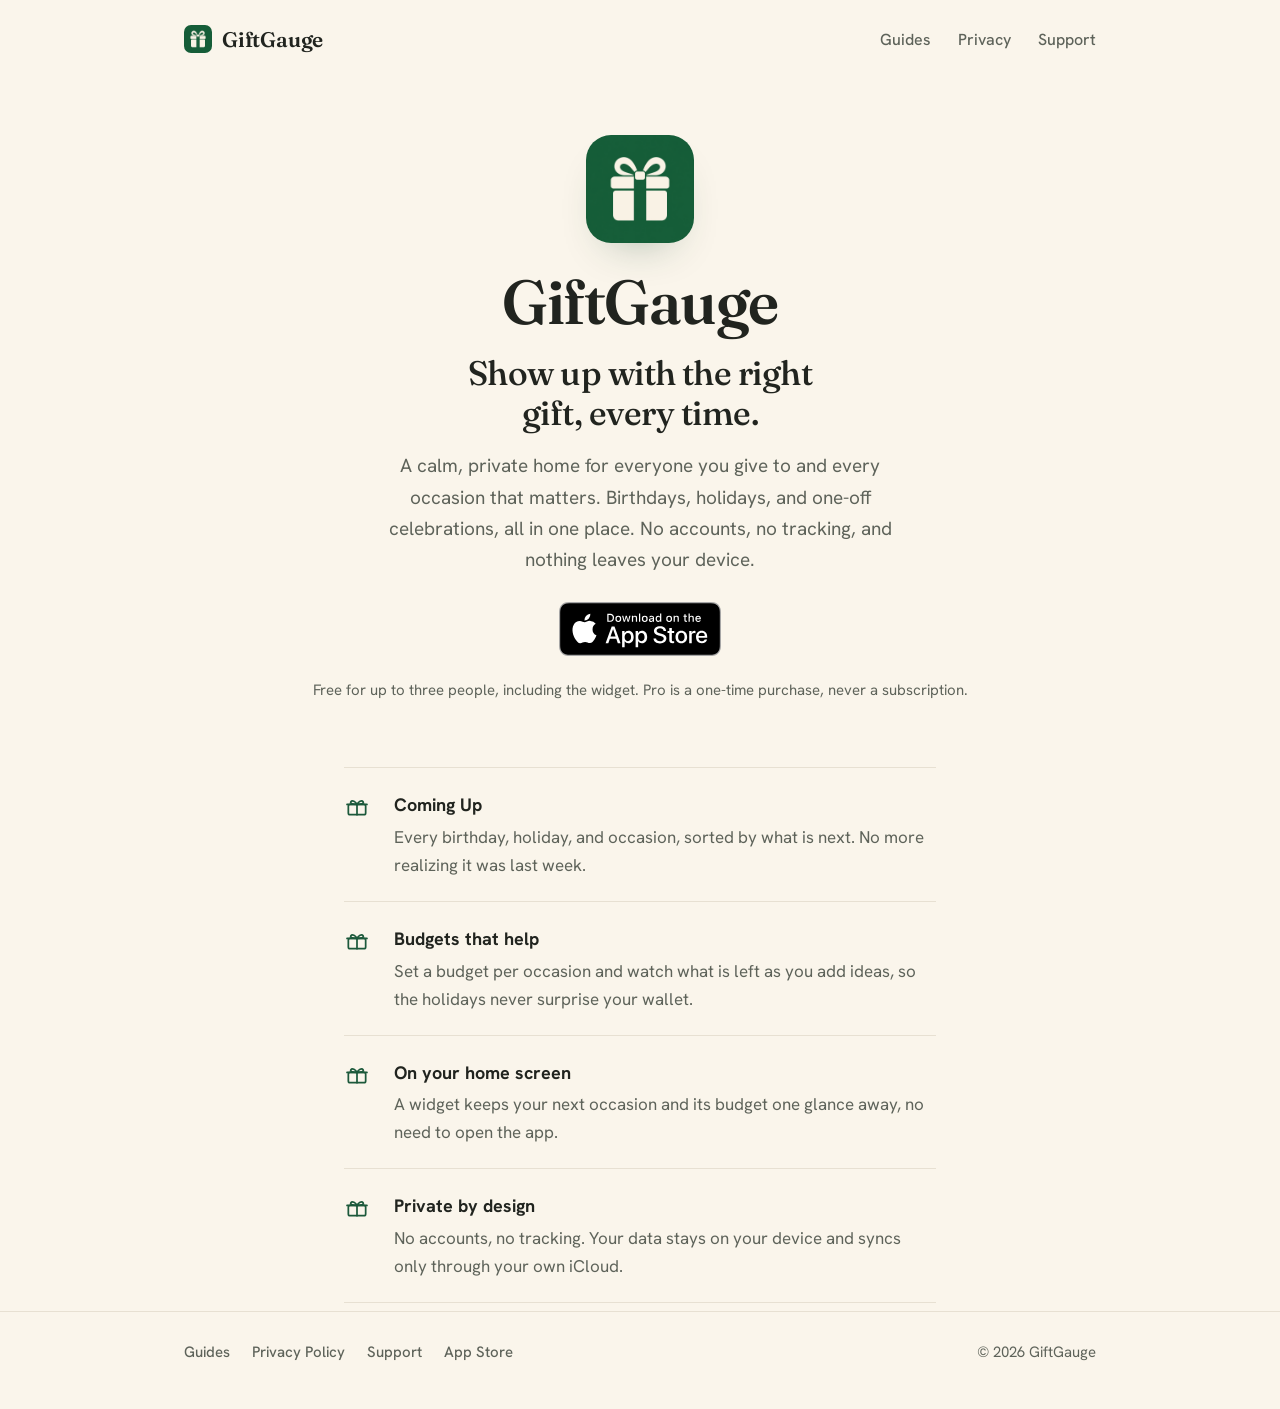
<file: index.html>
<!DOCTYPE html>
<html lang="en">
<head>
<meta charset="utf-8">
<meta name="viewport" content="width=device-width, initial-scale=1">
<title>GiftGauge</title>
<meta name="description" content="Show up with the right gift, every time. Track the people, occasions, and budgets you give to, all private to you.">
<link rel="icon" href="/icon.png">
<link rel="apple-touch-icon" href="/icon.png">
<link rel="stylesheet" href="/styles.css">
</head>
<body>
  <header class="topbar">
    <a class="brand" href="/"><img src="/icon.png" alt="">GiftGauge</a>
    <nav>
      <a href="/christmas-gift-tracker">Guides</a>
      <a href="/privacy">Privacy</a>
      <a href="/support">Support</a>
    </nav>
  </header>

  <main>
    <section class="hero">
      <img class="app-icon reveal d1" src="/icon.png" alt="GiftGauge app icon">
      <h1 class="wordmark reveal d2">GiftGauge</h1>
      <p class="promise reveal d3">Show up with the right gift, every time.</p>
      <p class="subtag reveal d4">A calm, private home for everyone you give to and every occasion that matters. Birthdays, holidays, and one-off celebrations, all in one place. No accounts, no tracking, and nothing leaves your device.</p>
      <a class="cta reveal d4" href="https://apps.apple.com/us/app/giftgauge-gift-list-budget/id6810361274"><img src="/app-store-badge.svg" alt="Download on the App Store" width="162" height="54"></a>
      <span class="cta-note reveal d4">Free for up to three people, including the widget. Pro is a one-time purchase, never a subscription.</span>
    </section>

    <ul class="features">
      <li>
        <svg viewBox="0 0 24 24" fill="none" stroke="currentColor" stroke-width="1.6" stroke-linecap="round" stroke-linejoin="round" aria-hidden="true">
          <rect x="4" y="10.5" width="16" height="9.5" rx="1.6"/>
          <path d="M2.8 10.5h18.4M12 10.5V20"/>
          <path d="M12 10.5C10.7 8 7.6 6.2 6.4 8s1.9 2.5 5.6 2.5z"/>
          <path d="M12 10.5C13.3 8 16.4 6.2 17.6 8s-1.9 2.5-5.6 2.5z"/>
        </svg>
        <div>
          <h3>Coming Up</h3>
          <p>Every birthday, holiday, and occasion, sorted by what is next. No more realizing it was last week.</p>
        </div>
      </li>
      <li>
        <svg viewBox="0 0 24 24" fill="none" stroke="currentColor" stroke-width="1.6" stroke-linecap="round" stroke-linejoin="round" aria-hidden="true">
          <rect x="4" y="10.5" width="16" height="9.5" rx="1.6"/>
          <path d="M2.8 10.5h18.4M12 10.5V20"/>
          <path d="M12 10.5C10.7 8 7.6 6.2 6.4 8s1.9 2.5 5.6 2.5z"/>
          <path d="M12 10.5C13.3 8 16.4 6.2 17.6 8s-1.9 2.5-5.6 2.5z"/>
        </svg>
        <div>
          <h3>Budgets that help</h3>
          <p>Set a budget per occasion and watch what is left as you add ideas, so the holidays never surprise your wallet.</p>
        </div>
      </li>
      <li>
        <svg viewBox="0 0 24 24" fill="none" stroke="currentColor" stroke-width="1.6" stroke-linecap="round" stroke-linejoin="round" aria-hidden="true">
          <rect x="4" y="10.5" width="16" height="9.5" rx="1.6"/>
          <path d="M2.8 10.5h18.4M12 10.5V20"/>
          <path d="M12 10.5C10.7 8 7.6 6.2 6.4 8s1.9 2.5 5.6 2.5z"/>
          <path d="M12 10.5C13.3 8 16.4 6.2 17.6 8s-1.9 2.5-5.6 2.5z"/>
        </svg>
        <div>
          <h3>On your home screen</h3>
          <p>A widget keeps your next occasion and its budget one glance away, no need to open the app.</p>
        </div>
      </li>
      <li>
        <svg viewBox="0 0 24 24" fill="none" stroke="currentColor" stroke-width="1.6" stroke-linecap="round" stroke-linejoin="round" aria-hidden="true">
          <rect x="4" y="10.5" width="16" height="9.5" rx="1.6"/>
          <path d="M2.8 10.5h18.4M12 10.5V20"/>
          <path d="M12 10.5C10.7 8 7.6 6.2 6.4 8s1.9 2.5 5.6 2.5z"/>
          <path d="M12 10.5C13.3 8 16.4 6.2 17.6 8s-1.9 2.5-5.6 2.5z"/>
        </svg>
        <div>
          <h3>Private by design</h3>
          <p>No accounts, no tracking. Your data stays on your device and syncs only through your own iCloud.</p>
        </div>
      </li>
    </ul>
  </main>

  <footer class="site-footer">
    <div class="inner">
      <a href="/christmas-gift-tracker">Guides</a>
      <a href="/privacy">Privacy Policy</a>
      <a href="/support">Support</a>
      <a href="https://apps.apple.com/us/app/giftgauge-gift-list-budget/id6810361274">App Store</a>
      <span class="copyright">&copy; 2026 GiftGauge</span>
    </div>
  </footer>
</body>
</html>
</file>
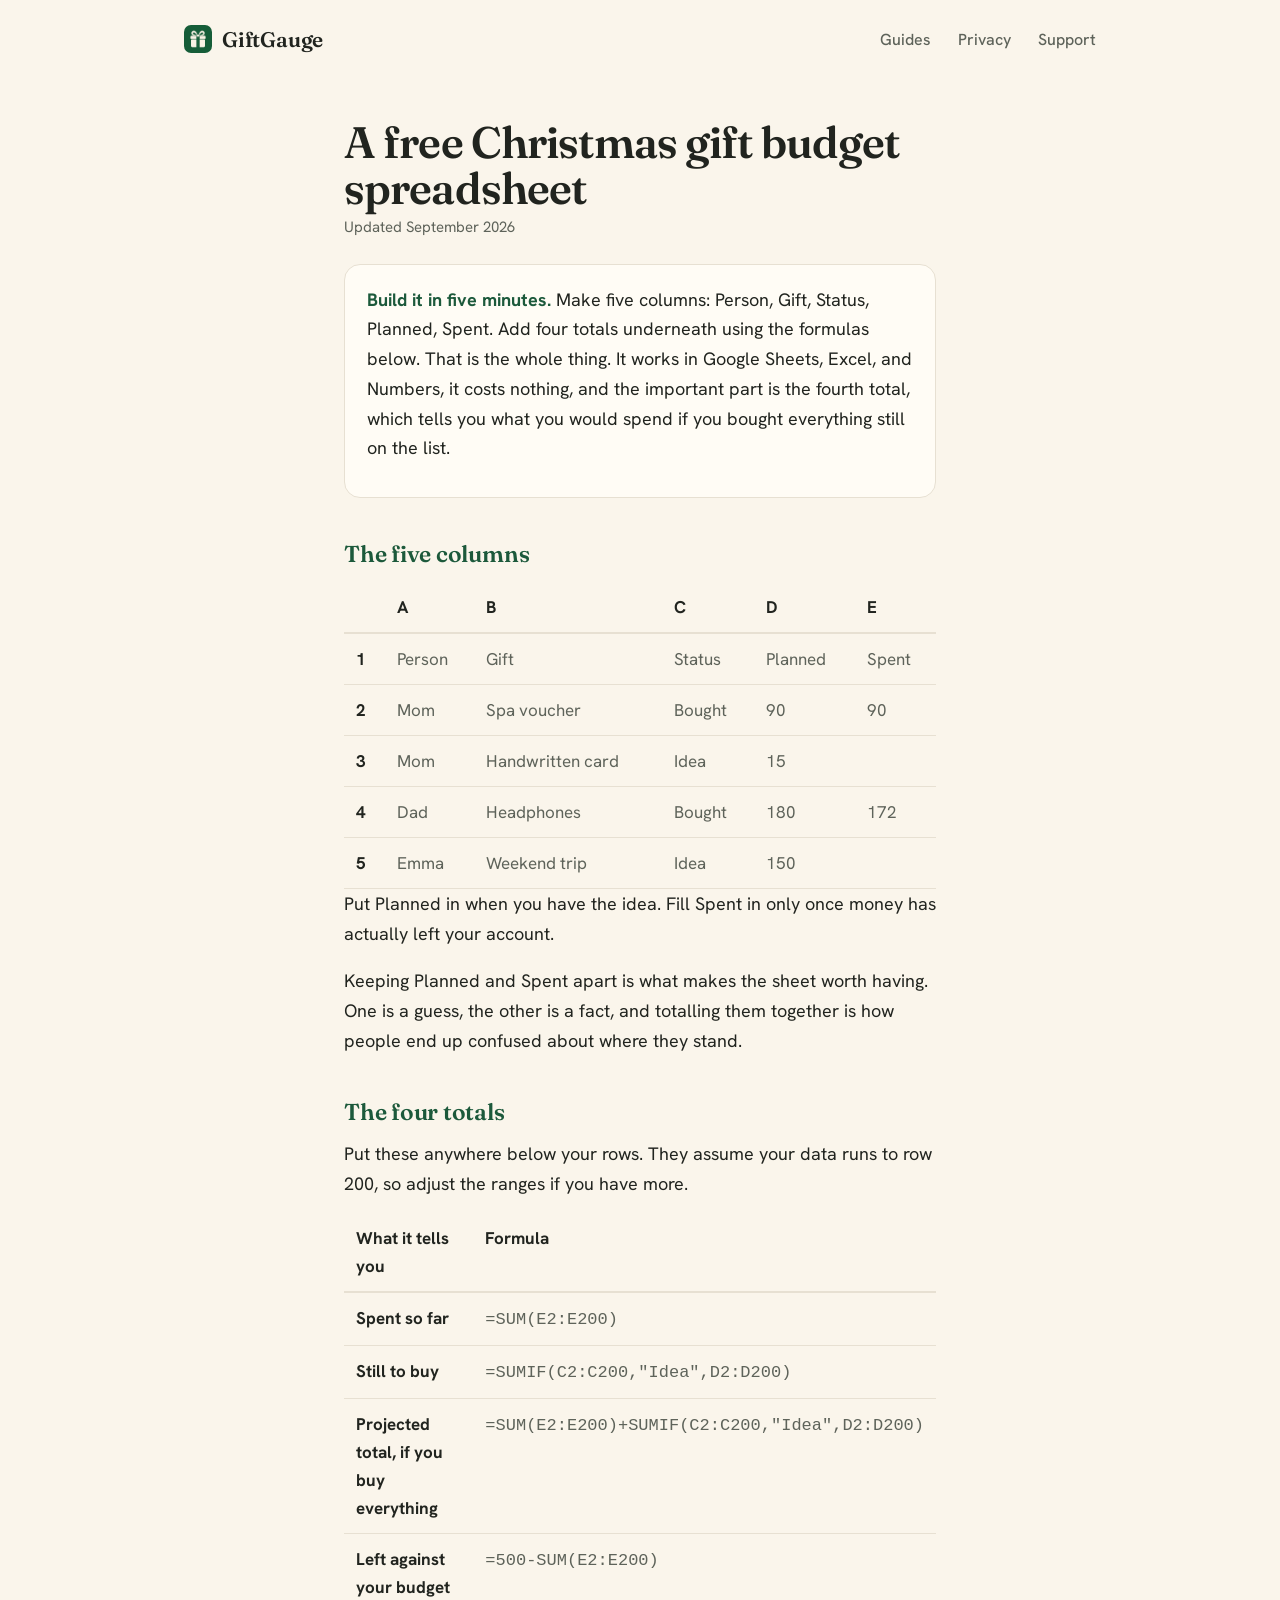
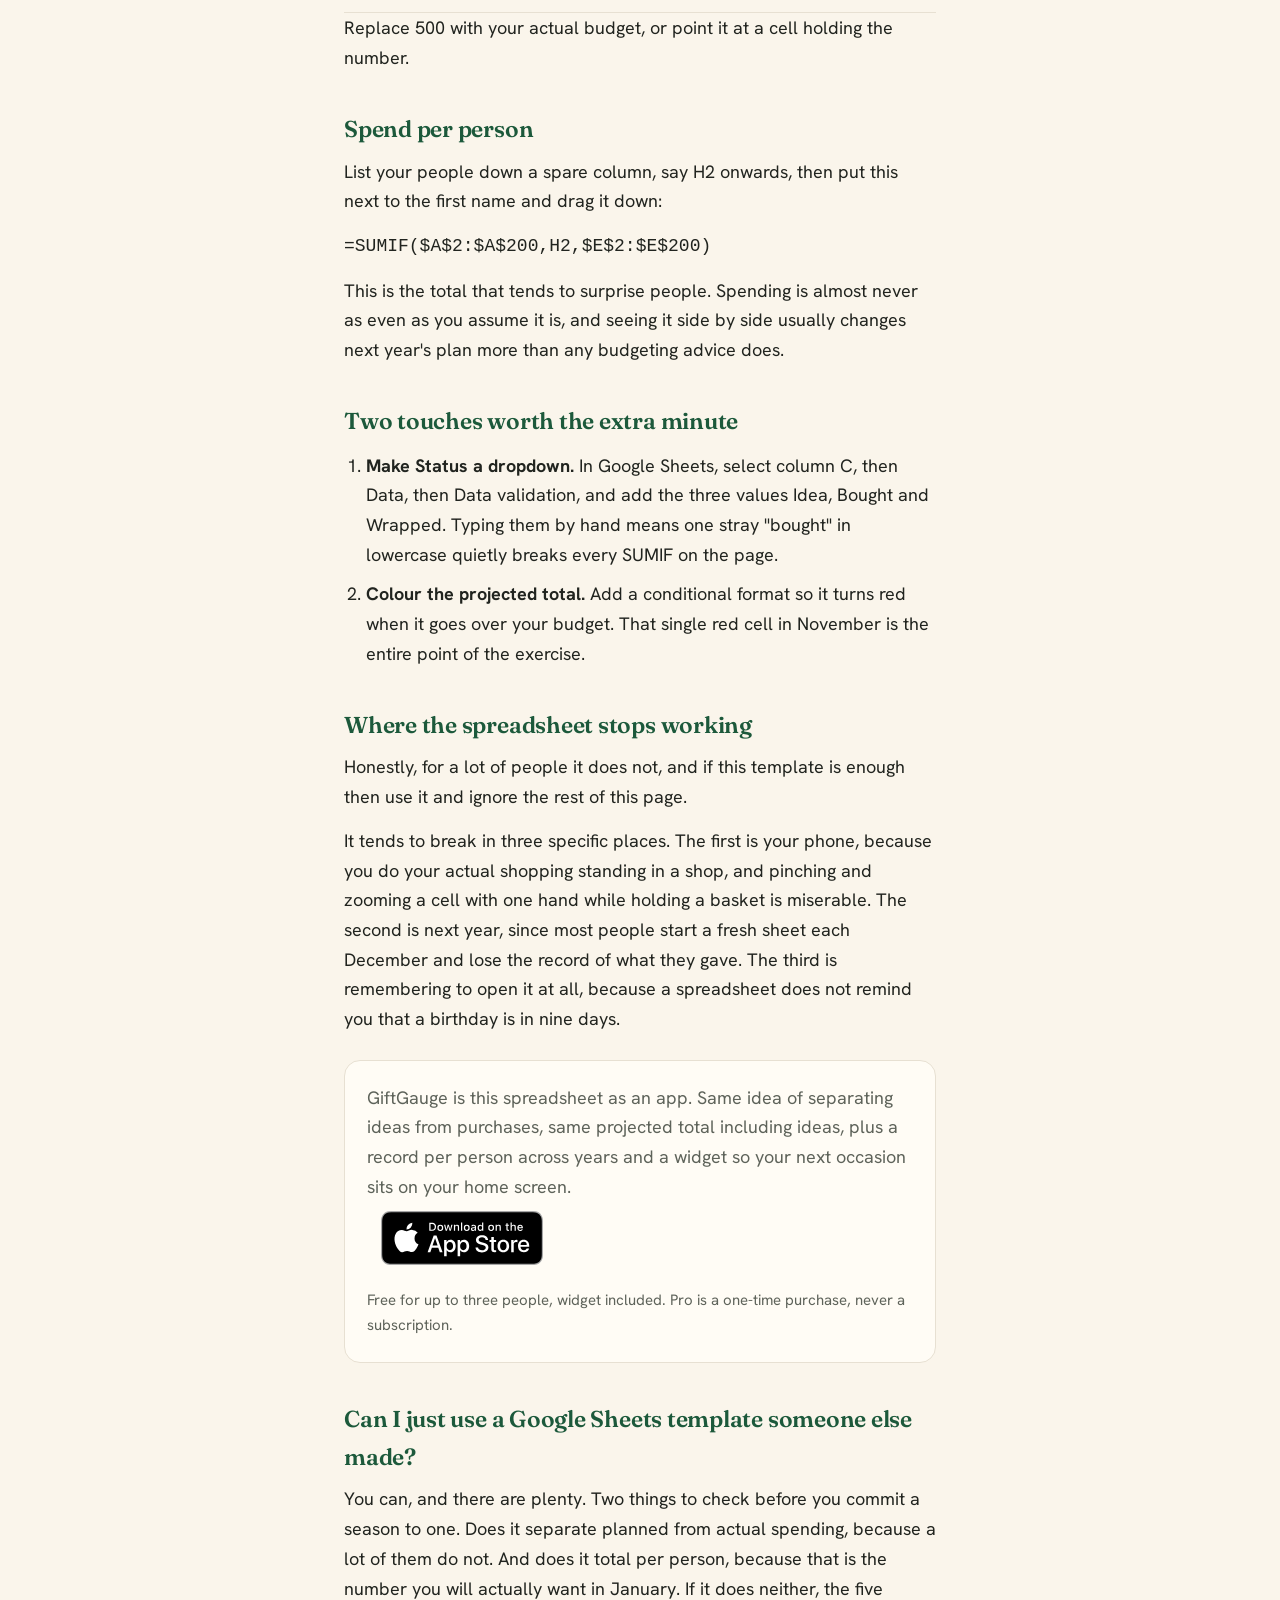
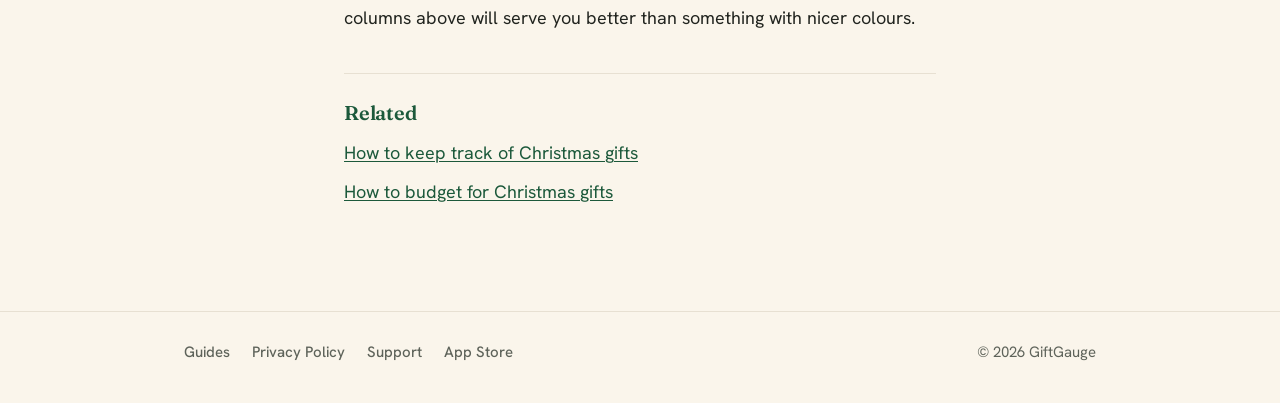
<file: christmas-gift-budget-spreadsheet.html>
<!DOCTYPE html>
<html lang="en">
<head>
<meta charset="utf-8">
<meta name="viewport" content="width=device-width, initial-scale=1">
<title>Christmas Gift Budget Spreadsheet: A Free Template You Can Copy</title>
<meta name="description" content="A free Christmas gift budget spreadsheet template for Google Sheets or Excel, with the formulas written out. Five columns, four totals, and it tells you what is left.">
<link rel="canonical" href="https://www.giftgauge.app/christmas-gift-budget-spreadsheet">
<link rel="icon" href="/icon.png">
<link rel="apple-touch-icon" href="/icon.png">
<link rel="stylesheet" href="/styles.css">
</head>
<body>
  <header class="topbar">
    <a class="brand" href="/"><img src="/icon.png" alt="">GiftGauge</a>
    <nav>
      <a href="/christmas-gift-tracker">Guides</a>
      <a href="/privacy">Privacy</a>
      <a href="/support">Support</a>
    </nav>
  </header>

  <main class="doc">
    <h1>A free Christmas gift budget spreadsheet</h1>
    <p class="updated">Updated September 2026</p>

    <div class="lead">
      <p><strong>Build it in five minutes.</strong> Make five columns: Person, Gift, Status, Planned, Spent. Add four totals underneath using the formulas below. That is the whole thing. It works in Google Sheets, Excel, and Numbers, it costs nothing, and the important part is the fourth total, which tells you what you would spend if you bought everything still on the list.</p>
    </div>

    <h2>The five columns</h2>
    <div class="table-wrap">
      <table>
        <thead>
          <tr><th></th><th>A</th><th>B</th><th>C</th><th>D</th><th>E</th></tr>
        </thead>
        <tbody>
          <tr><td><strong>1</strong></td><td>Person</td><td>Gift</td><td>Status</td><td>Planned</td><td>Spent</td></tr>
          <tr><td><strong>2</strong></td><td>Mom</td><td>Spa voucher</td><td>Bought</td><td>90</td><td>90</td></tr>
          <tr><td><strong>3</strong></td><td>Mom</td><td>Handwritten card</td><td>Idea</td><td>15</td><td></td></tr>
          <tr><td><strong>4</strong></td><td>Dad</td><td>Headphones</td><td>Bought</td><td>180</td><td>172</td></tr>
          <tr><td><strong>5</strong></td><td>Emma</td><td>Weekend trip</td><td>Idea</td><td>150</td><td></td></tr>
        </tbody>
      </table>
      <caption>Put Planned in when you have the idea. Fill Spent in only once money has actually left your account.</caption>
    </div>
    <p>Keeping Planned and Spent apart is what makes the sheet worth having. One is a guess, the other is a fact, and totalling them together is how people end up confused about where they stand.</p>

    <h2>The four totals</h2>
    <p>Put these anywhere below your rows. They assume your data runs to row 200, so adjust the ranges if you have more.</p>
    <div class="table-wrap">
      <table>
        <thead>
          <tr><th>What it tells you</th><th>Formula</th></tr>
        </thead>
        <tbody>
          <tr>
            <td><strong>Spent so far</strong></td>
            <td><code>=SUM(E2:E200)</code></td>
          </tr>
          <tr>
            <td><strong>Still to buy</strong></td>
            <td><code>=SUMIF(C2:C200,"Idea",D2:D200)</code></td>
          </tr>
          <tr>
            <td><strong>Projected total, if you buy everything</strong></td>
            <td><code>=SUM(E2:E200)+SUMIF(C2:C200,"Idea",D2:D200)</code></td>
          </tr>
          <tr>
            <td><strong>Left against your budget</strong></td>
            <td><code>=500-SUM(E2:E200)</code></td>
          </tr>
        </tbody>
      </table>
      <caption>Replace 500 with your actual budget, or point it at a cell holding the number.</caption>
    </div>

    <h2>Spend per person</h2>
    <p>List your people down a spare column, say H2 onwards, then put this next to the first name and drag it down:</p>
    <p><code>=SUMIF($A$2:$A$200,H2,$E$2:$E$200)</code></p>
    <p>This is the total that tends to surprise people. Spending is almost never as even as you assume it is, and seeing it side by side usually changes next year's plan more than any budgeting advice does.</p>

    <h2>Two touches worth the extra minute</h2>
    <ol>
      <li><strong>Make Status a dropdown.</strong> In Google Sheets, select column C, then Data, then Data validation, and add the three values Idea, Bought and Wrapped. Typing them by hand means one stray "bought" in lowercase quietly breaks every SUMIF on the page.</li>
      <li><strong>Colour the projected total.</strong> Add a conditional format so it turns red when it goes over your budget. That single red cell in November is the entire point of the exercise.</li>
    </ol>

    <h2>Where the spreadsheet stops working</h2>
    <p>Honestly, for a lot of people it does not, and if this template is enough then use it and ignore the rest of this page.</p>
    <p>It tends to break in three specific places. The first is your phone, because you do your actual shopping standing in a shop, and pinching and zooming a cell with one hand while holding a basket is miserable. The second is next year, since most people start a fresh sheet each December and lose the record of what they gave. The third is remembering to open it at all, because a spreadsheet does not remind you that a birthday is in nine days.</p>

    <div class="cta-row">
      <p>GiftGauge is this spreadsheet as an app. Same idea of separating ideas from purchases, same projected total including ideas, plus a record per person across years and a widget so your next occasion sits on your home screen.</p>
      <a class="cta" href="https://apps.apple.com/us/app/giftgauge-gift-list-budget/id6810361274"><img src="/app-store-badge.svg" alt="Download on the App Store" width="162" height="54"></a>
      <span class="cta-note">Free for up to three people, widget included. Pro is a one-time purchase, never a subscription.</span>
    </div>

    <h2>Can I just use a Google Sheets template someone else made?</h2>
    <p>You can, and there are plenty. Two things to check before you commit a season to one. Does it separate planned from actual spending, because a lot of them do not. And does it total per person, because that is the number you will actually want in January. If it does neither, the five columns above will serve you better than something with nicer colours.</p>

    <div class="more">
      <h2>Related</h2>
      <ul>
        <li><a href="/christmas-gift-tracker">How to keep track of Christmas gifts</a></li>
        <li><a href="/how-to-budget-for-christmas-gifts">How to budget for Christmas gifts</a></li>
      </ul>
    </div>
  </main>

  <footer class="site-footer">
    <div class="inner">
      <a href="/christmas-gift-tracker">Guides</a>
      <a href="/privacy">Privacy Policy</a>
      <a href="/support">Support</a>
      <a href="https://apps.apple.com/us/app/giftgauge-gift-list-budget/id6810361274">App Store</a>
      <span class="copyright">&copy; 2026 GiftGauge</span>
    </div>
  </footer>
</body>
</html>
</file>
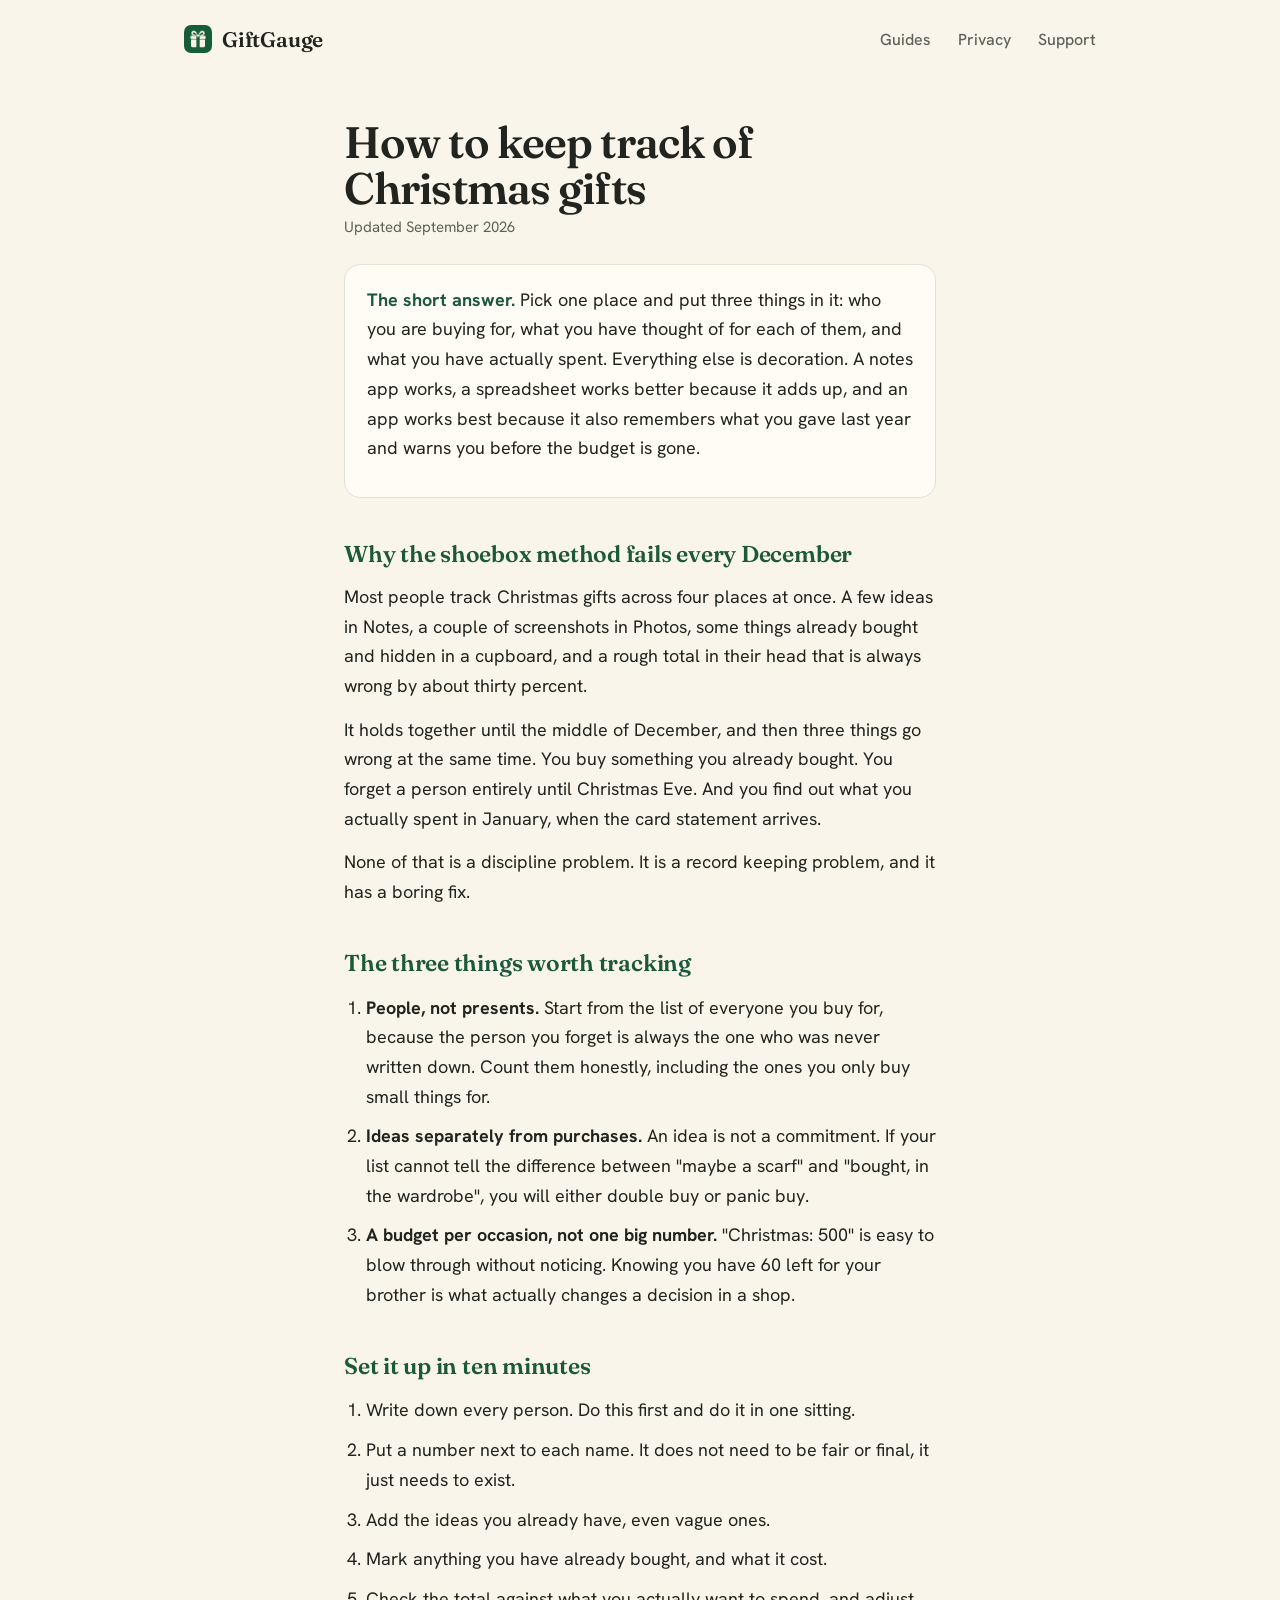
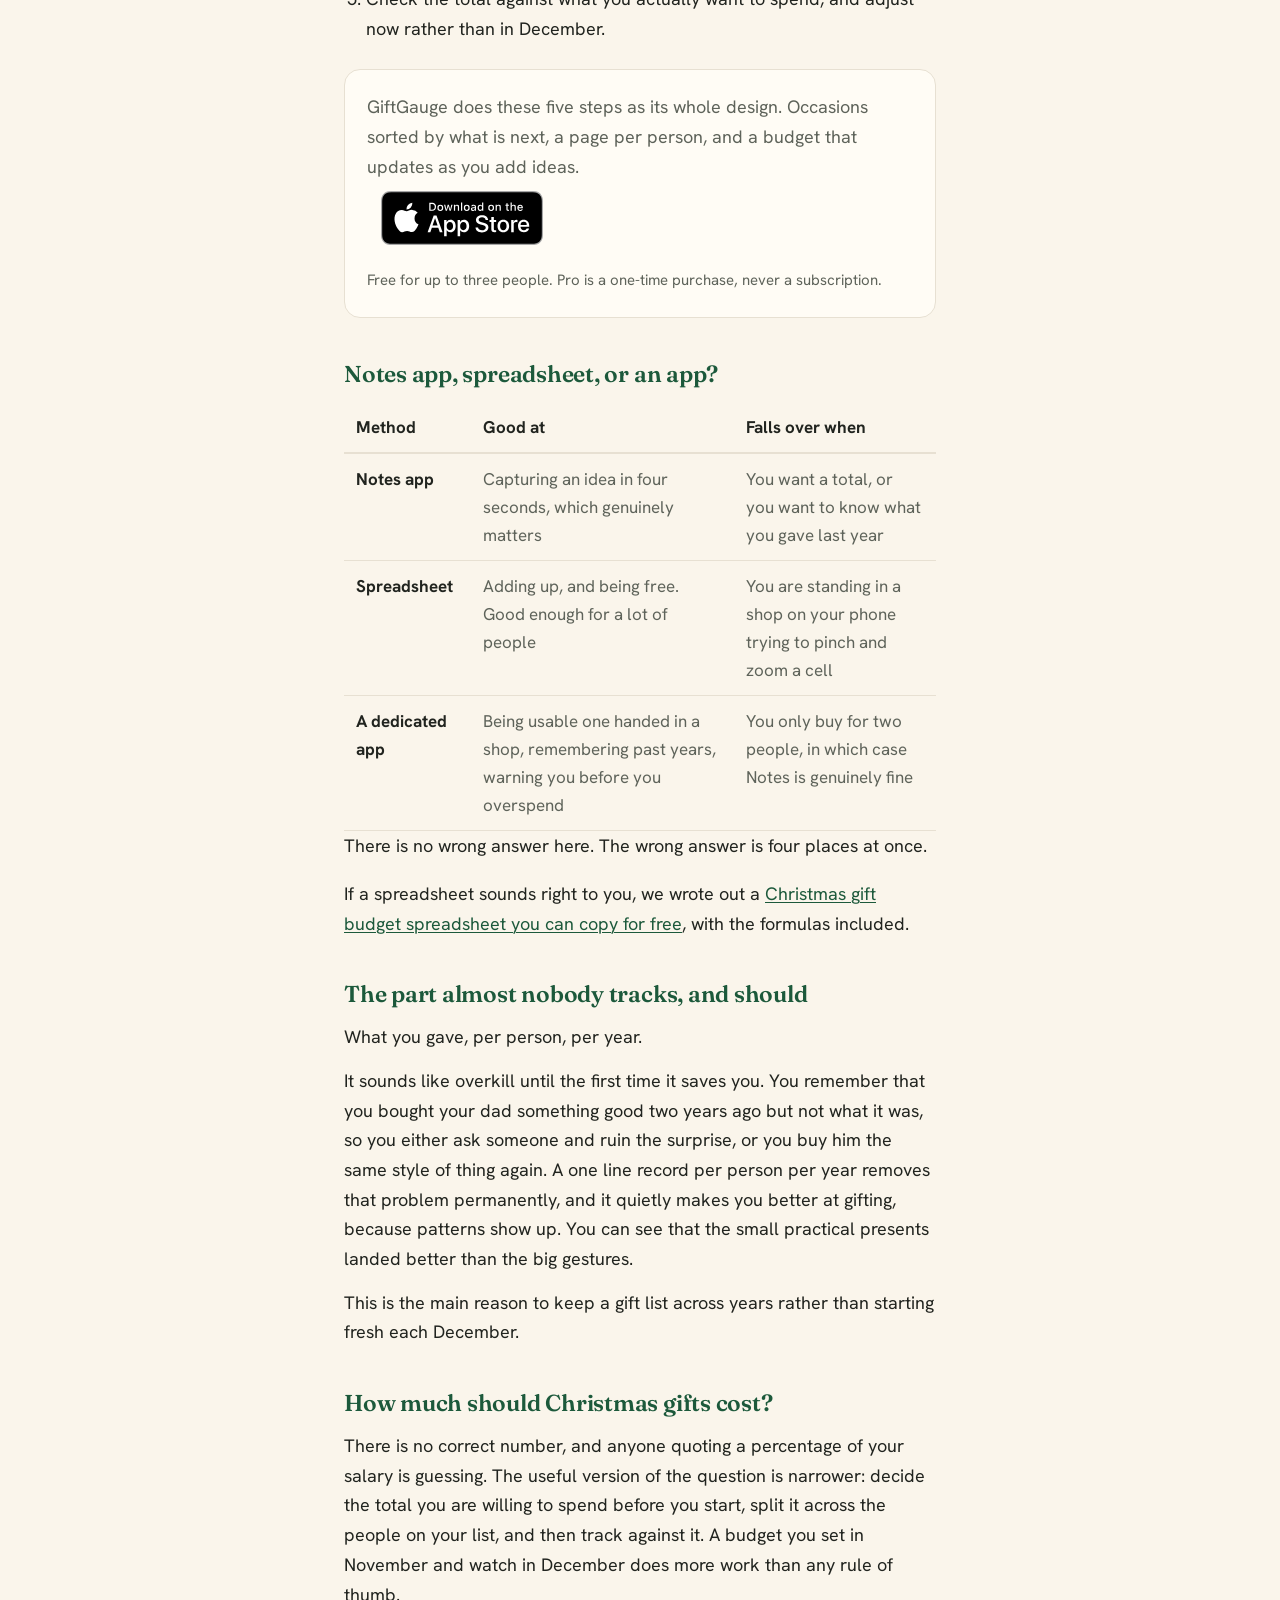
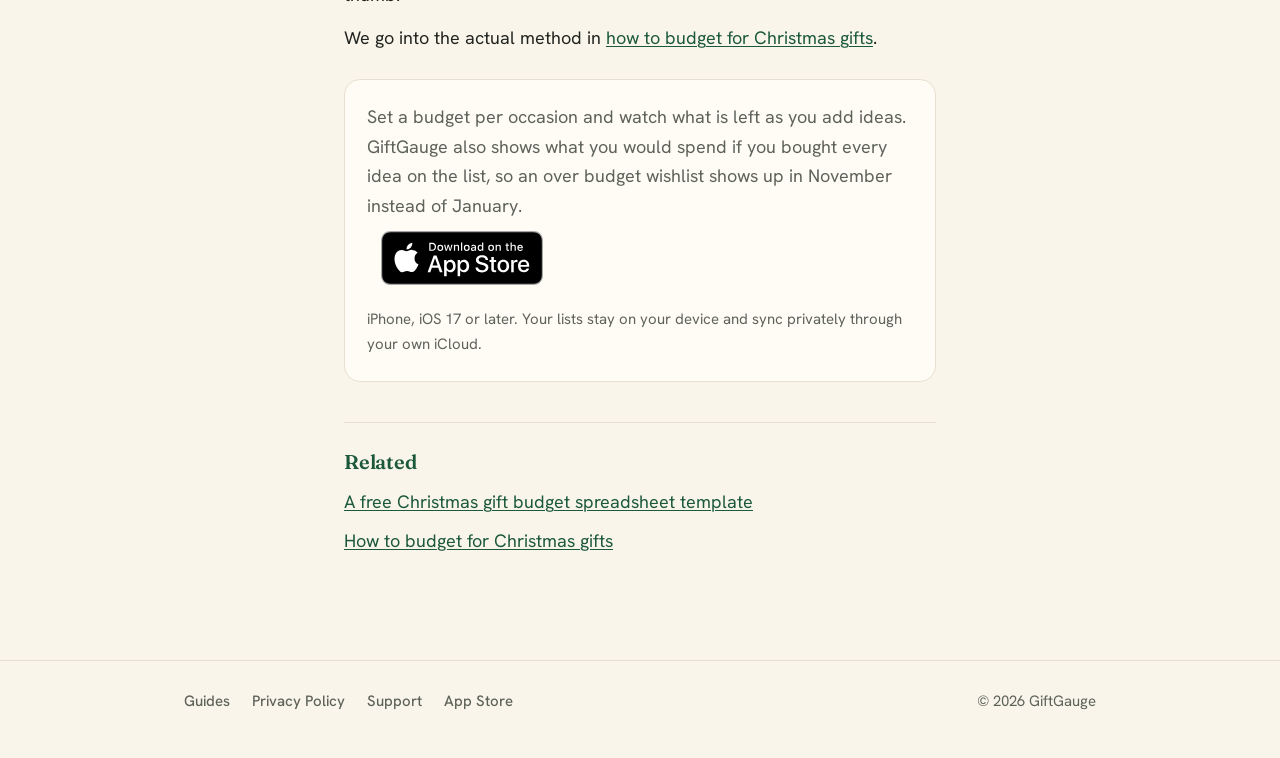
<file: christmas-gift-tracker.html>
<!DOCTYPE html>
<html lang="en">
<head>
<meta charset="utf-8">
<meta name="viewport" content="width=device-width, initial-scale=1">
<title>How to Keep Track of Christmas Gifts (Without Losing the Plot)</title>
<meta name="description" content="The simplest way to keep track of Christmas gifts: one list per person, a budget per occasion, and a record of what you already bought. Here is how to set it up.">
<link rel="canonical" href="https://www.giftgauge.app/christmas-gift-tracker">
<link rel="icon" href="/icon.png">
<link rel="apple-touch-icon" href="/icon.png">
<link rel="stylesheet" href="/styles.css">
</head>
<body>
  <header class="topbar">
    <a class="brand" href="/"><img src="/icon.png" alt="">GiftGauge</a>
    <nav>
      <a href="/christmas-gift-tracker">Guides</a>
      <a href="/privacy">Privacy</a>
      <a href="/support">Support</a>
    </nav>
  </header>

  <main class="doc">
    <h1>How to keep track of Christmas gifts</h1>
    <p class="updated">Updated September 2026</p>

    <div class="lead">
      <p><strong>The short answer.</strong> Pick one place and put three things in it: who you are buying for, what you have thought of for each of them, and what you have actually spent. Everything else is decoration. A notes app works, a spreadsheet works better because it adds up, and an app works best because it also remembers what you gave last year and warns you before the budget is gone.</p>
    </div>

    <h2>Why the shoebox method fails every December</h2>
    <p>Most people track Christmas gifts across four places at once. A few ideas in Notes, a couple of screenshots in Photos, some things already bought and hidden in a cupboard, and a rough total in their head that is always wrong by about thirty percent.</p>
    <p>It holds together until the middle of December, and then three things go wrong at the same time. You buy something you already bought. You forget a person entirely until Christmas Eve. And you find out what you actually spent in January, when the card statement arrives.</p>
    <p>None of that is a discipline problem. It is a record keeping problem, and it has a boring fix.</p>

    <h2>The three things worth tracking</h2>
    <ol>
      <li><strong>People, not presents.</strong> Start from the list of everyone you buy for, because the person you forget is always the one who was never written down. Count them honestly, including the ones you only buy small things for.</li>
      <li><strong>Ideas separately from purchases.</strong> An idea is not a commitment. If your list cannot tell the difference between "maybe a scarf" and "bought, in the wardrobe", you will either double buy or panic buy.</li>
      <li><strong>A budget per occasion, not one big number.</strong> "Christmas: 500" is easy to blow through without noticing. Knowing you have 60 left for your brother is what actually changes a decision in a shop.</li>
    </ol>

    <h2>Set it up in ten minutes</h2>
    <ol>
      <li>Write down every person. Do this first and do it in one sitting.</li>
      <li>Put a number next to each name. It does not need to be fair or final, it just needs to exist.</li>
      <li>Add the ideas you already have, even vague ones.</li>
      <li>Mark anything you have already bought, and what it cost.</li>
      <li>Check the total against what you actually want to spend, and adjust now rather than in December.</li>
    </ol>

    <div class="cta-row">
      <p>GiftGauge does these five steps as its whole design. Occasions sorted by what is next, a page per person, and a budget that updates as you add ideas.</p>
      <a class="cta" href="https://apps.apple.com/us/app/giftgauge-gift-list-budget/id6810361274"><img src="/app-store-badge.svg" alt="Download on the App Store" width="162" height="54"></a>
      <span class="cta-note">Free for up to three people. Pro is a one-time purchase, never a subscription.</span>
    </div>

    <h2>Notes app, spreadsheet, or an app?</h2>
    <div class="table-wrap">
      <table>
        <thead>
          <tr><th>Method</th><th>Good at</th><th>Falls over when</th></tr>
        </thead>
        <tbody>
          <tr>
            <td><strong>Notes app</strong></td>
            <td>Capturing an idea in four seconds, which genuinely matters</td>
            <td>You want a total, or you want to know what you gave last year</td>
          </tr>
          <tr>
            <td><strong>Spreadsheet</strong></td>
            <td>Adding up, and being free. Good enough for a lot of people</td>
            <td>You are standing in a shop on your phone trying to pinch and zoom a cell</td>
          </tr>
          <tr>
            <td><strong>A dedicated app</strong></td>
            <td>Being usable one handed in a shop, remembering past years, warning you before you overspend</td>
            <td>You only buy for two people, in which case Notes is genuinely fine</td>
          </tr>
        </tbody>
      </table>
      <caption>There is no wrong answer here. The wrong answer is four places at once.</caption>
    </div>
    <p>If a spreadsheet sounds right to you, we wrote out a <a href="/christmas-gift-budget-spreadsheet">Christmas gift budget spreadsheet you can copy for free</a>, with the formulas included.</p>

    <h2>The part almost nobody tracks, and should</h2>
    <p>What you gave, per person, per year.</p>
    <p>It sounds like overkill until the first time it saves you. You remember that you bought your dad something good two years ago but not what it was, so you either ask someone and ruin the surprise, or you buy him the same style of thing again. A one line record per person per year removes that problem permanently, and it quietly makes you better at gifting, because patterns show up. You can see that the small practical presents landed better than the big gestures.</p>
    <p>This is the main reason to keep a gift list across years rather than starting fresh each December.</p>

    <h2>How much should Christmas gifts cost?</h2>
    <p>There is no correct number, and anyone quoting a percentage of your salary is guessing. The useful version of the question is narrower: decide the total you are willing to spend before you start, split it across the people on your list, and then track against it. A budget you set in November and watch in December does more work than any rule of thumb.</p>
    <p>We go into the actual method in <a href="/how-to-budget-for-christmas-gifts">how to budget for Christmas gifts</a>.</p>

    <div class="cta-row">
      <p>Set a budget per occasion and watch what is left as you add ideas. GiftGauge also shows what you would spend if you bought every idea on the list, so an over budget wishlist shows up in November instead of January.</p>
      <a class="cta" href="https://apps.apple.com/us/app/giftgauge-gift-list-budget/id6810361274"><img src="/app-store-badge.svg" alt="Download on the App Store" width="162" height="54"></a>
      <span class="cta-note">iPhone, iOS 17 or later. Your lists stay on your device and sync privately through your own iCloud.</span>
    </div>

    <div class="more">
      <h2>Related</h2>
      <ul>
        <li><a href="/christmas-gift-budget-spreadsheet">A free Christmas gift budget spreadsheet template</a></li>
        <li><a href="/how-to-budget-for-christmas-gifts">How to budget for Christmas gifts</a></li>
      </ul>
    </div>
  </main>

  <footer class="site-footer">
    <div class="inner">
      <a href="/christmas-gift-tracker">Guides</a>
      <a href="/privacy">Privacy Policy</a>
      <a href="/support">Support</a>
      <a href="https://apps.apple.com/us/app/giftgauge-gift-list-budget/id6810361274">App Store</a>
      <span class="copyright">&copy; 2026 GiftGauge</span>
    </div>
  </footer>
</body>
</html>
</file>
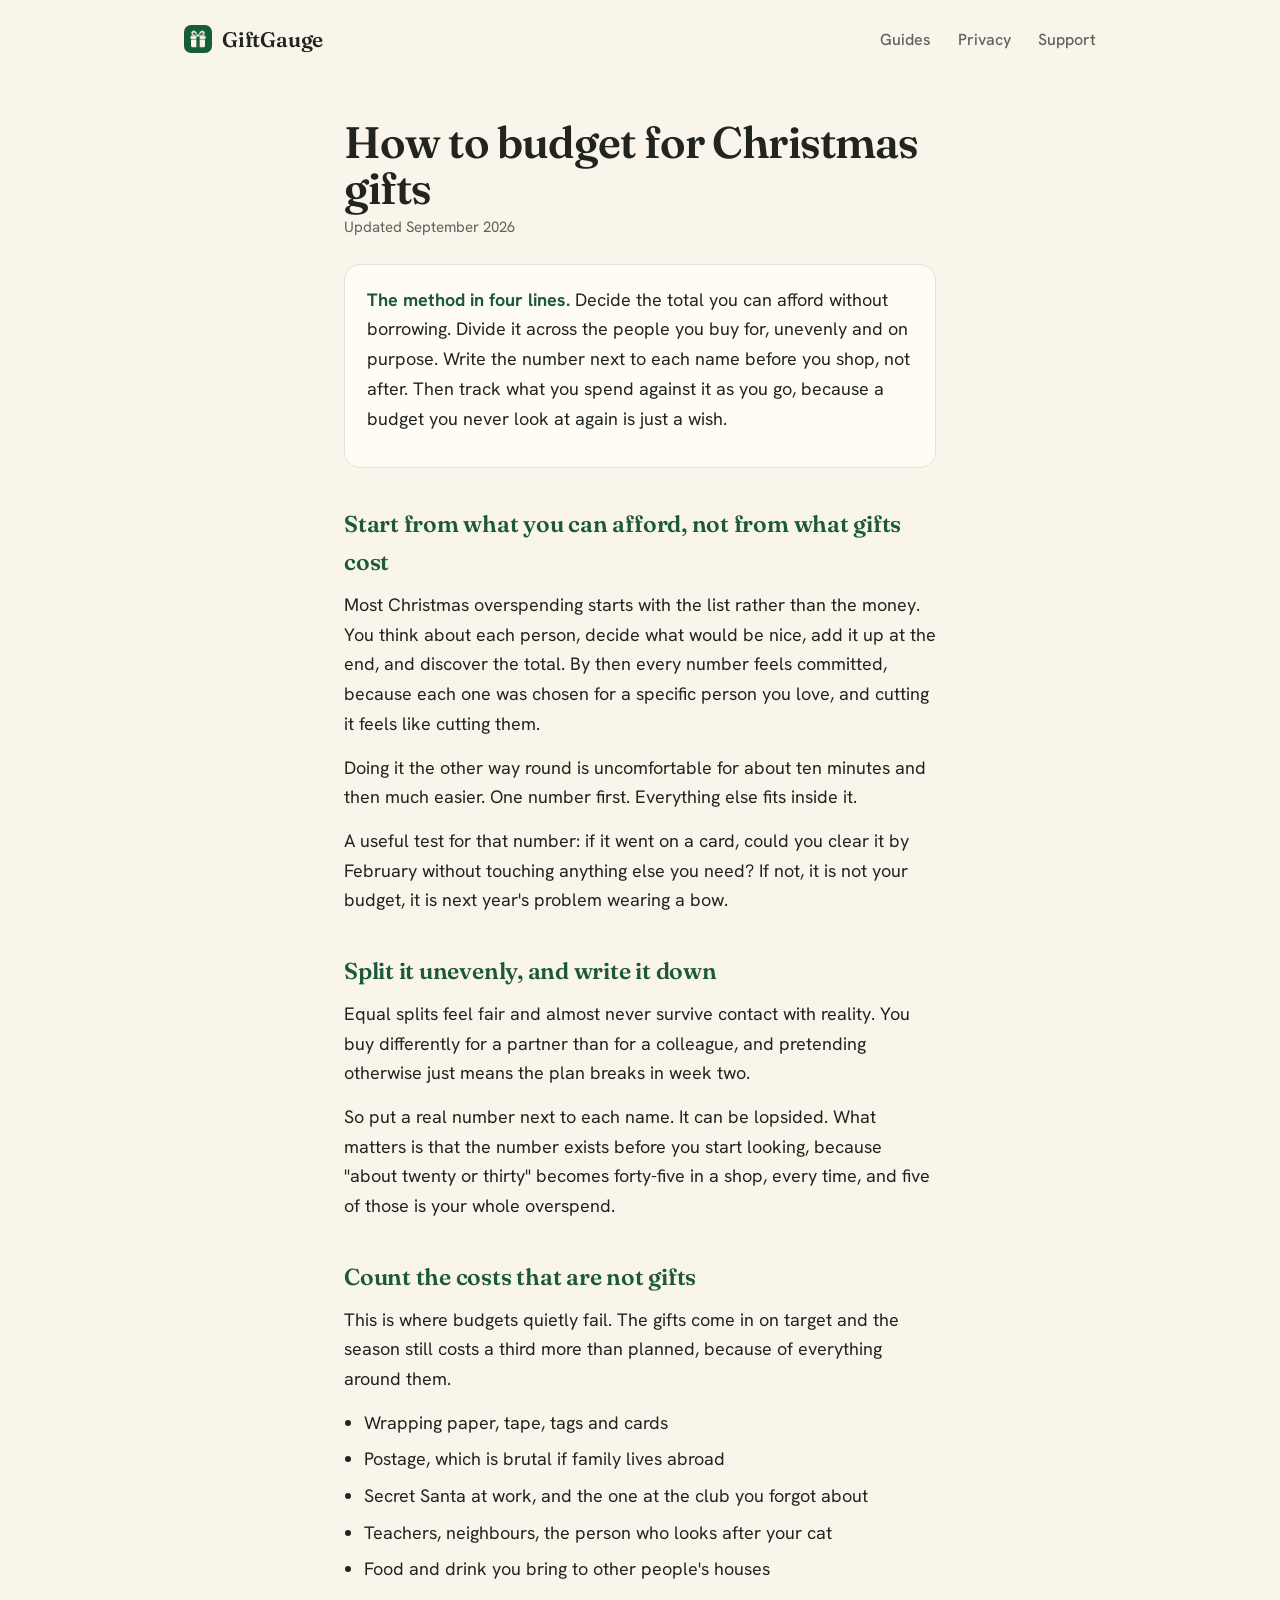
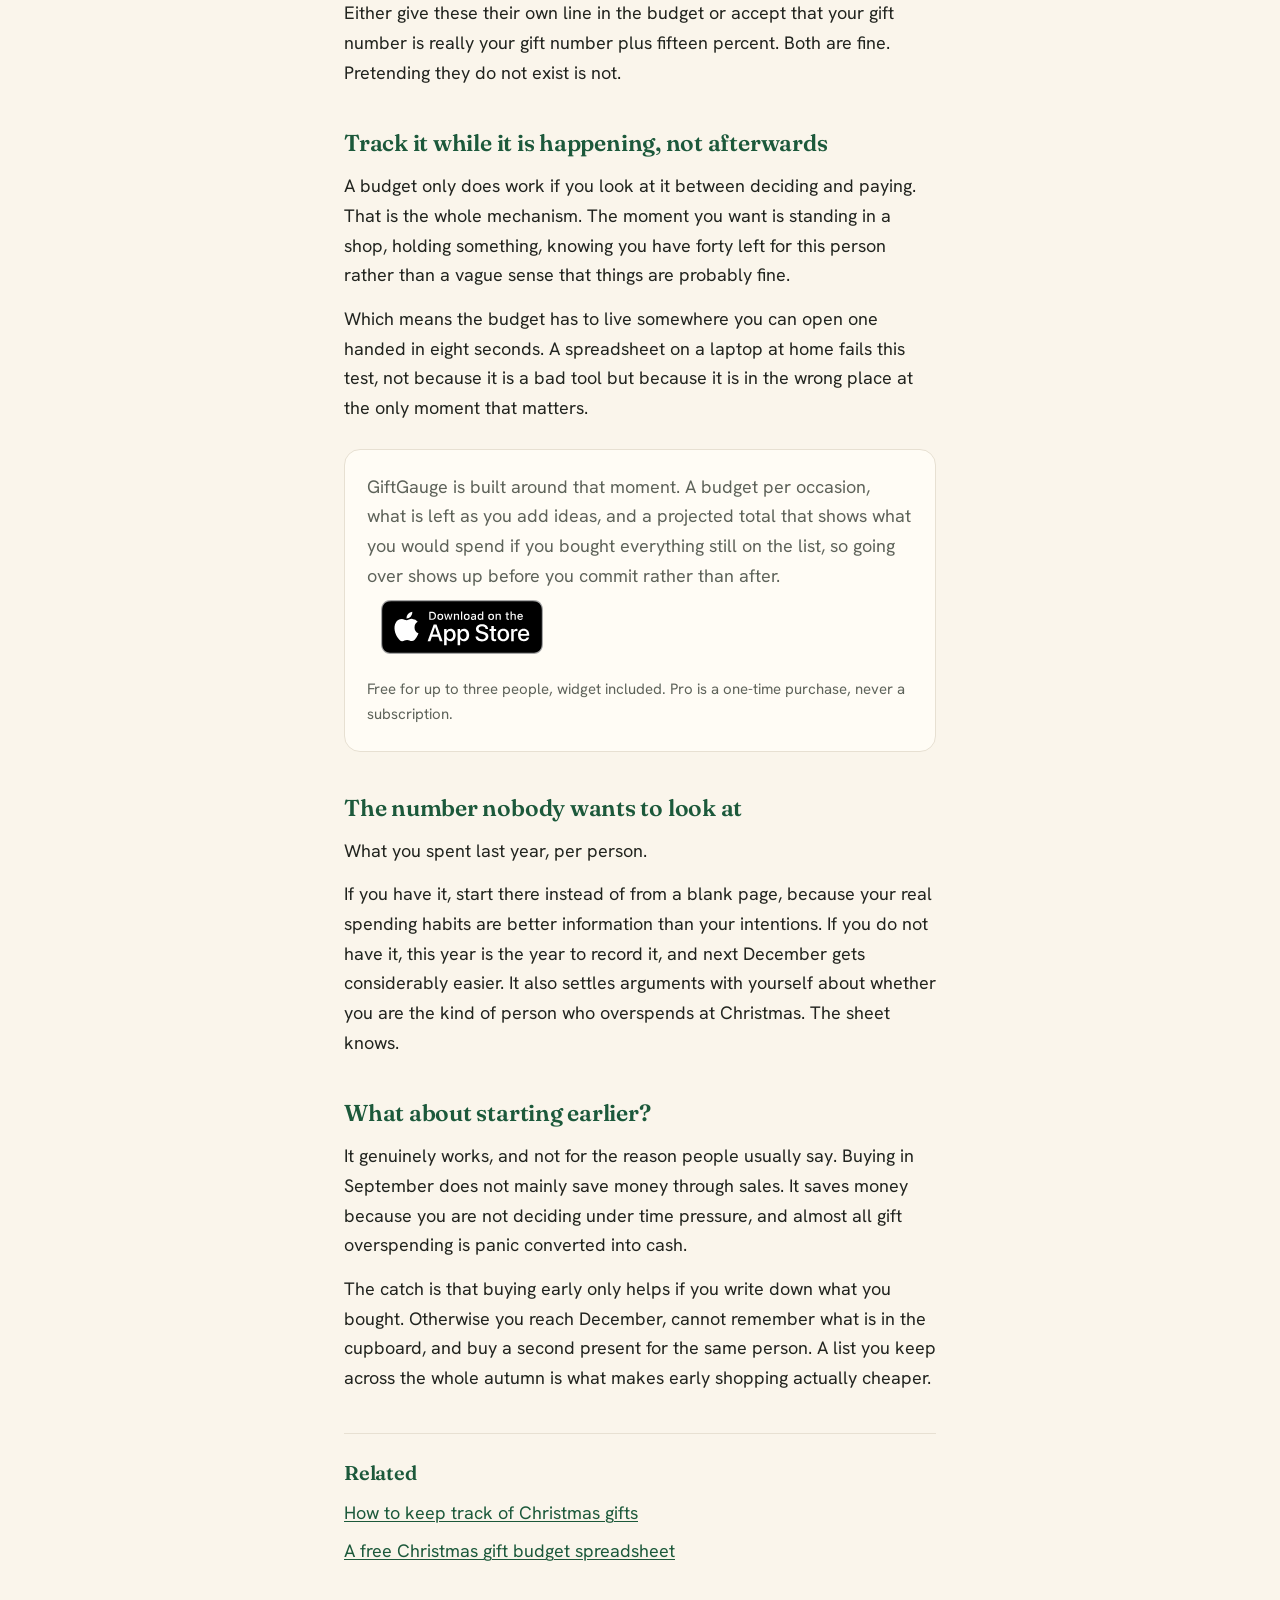
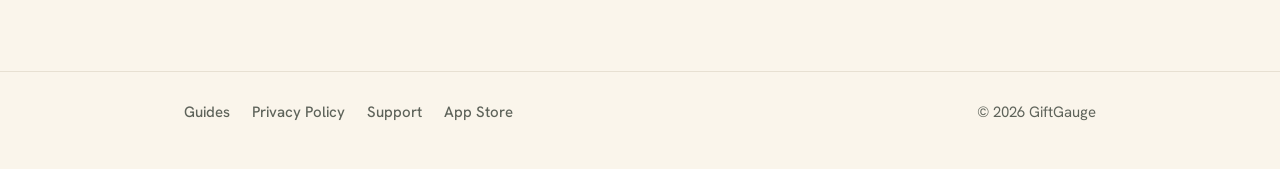
<file: how-to-budget-for-christmas-gifts.html>
<!DOCTYPE html>
<html lang="en">
<head>
<meta charset="utf-8">
<meta name="viewport" content="width=device-width, initial-scale=1">
<title>How to Budget for Christmas Gifts (A Method, Not a Rule of Thumb)</title>
<meta name="description" content="How to budget for Christmas gifts: pick a total you can actually afford, split it per person, and track ideas against it so you find out in November instead of January.">
<link rel="canonical" href="https://www.giftgauge.app/how-to-budget-for-christmas-gifts">
<link rel="icon" href="/icon.png">
<link rel="apple-touch-icon" href="/icon.png">
<link rel="stylesheet" href="/styles.css">
</head>
<body>
  <header class="topbar">
    <a class="brand" href="/"><img src="/icon.png" alt="">GiftGauge</a>
    <nav>
      <a href="/christmas-gift-tracker">Guides</a>
      <a href="/privacy">Privacy</a>
      <a href="/support">Support</a>
    </nav>
  </header>

  <main class="doc">
    <h1>How to budget for Christmas gifts</h1>
    <p class="updated">Updated September 2026</p>

    <div class="lead">
      <p><strong>The method in four lines.</strong> Decide the total you can afford without borrowing. Divide it across the people you buy for, unevenly and on purpose. Write the number next to each name before you shop, not after. Then track what you spend against it as you go, because a budget you never look at again is just a wish.</p>
    </div>

    <h2>Start from what you can afford, not from what gifts cost</h2>
    <p>Most Christmas overspending starts with the list rather than the money. You think about each person, decide what would be nice, add it up at the end, and discover the total. By then every number feels committed, because each one was chosen for a specific person you love, and cutting it feels like cutting them.</p>
    <p>Doing it the other way round is uncomfortable for about ten minutes and then much easier. One number first. Everything else fits inside it.</p>
    <p>A useful test for that number: if it went on a card, could you clear it by February without touching anything else you need? If not, it is not your budget, it is next year's problem wearing a bow.</p>

    <h2>Split it unevenly, and write it down</h2>
    <p>Equal splits feel fair and almost never survive contact with reality. You buy differently for a partner than for a colleague, and pretending otherwise just means the plan breaks in week two.</p>
    <p>So put a real number next to each name. It can be lopsided. What matters is that the number exists before you start looking, because "about twenty or thirty" becomes forty-five in a shop, every time, and five of those is your whole overspend.</p>

    <h2>Count the costs that are not gifts</h2>
    <p>This is where budgets quietly fail. The gifts come in on target and the season still costs a third more than planned, because of everything around them.</p>
    <ul>
      <li>Wrapping paper, tape, tags and cards</li>
      <li>Postage, which is brutal if family lives abroad</li>
      <li>Secret Santa at work, and the one at the club you forgot about</li>
      <li>Teachers, neighbours, the person who looks after your cat</li>
      <li>Food and drink you bring to other people's houses</li>
    </ul>
    <p>Either give these their own line in the budget or accept that your gift number is really your gift number plus fifteen percent. Both are fine. Pretending they do not exist is not.</p>

    <h2>Track it while it is happening, not afterwards</h2>
    <p>A budget only does work if you look at it between deciding and paying. That is the whole mechanism. The moment you want is standing in a shop, holding something, knowing you have forty left for this person rather than a vague sense that things are probably fine.</p>
    <p>Which means the budget has to live somewhere you can open one handed in eight seconds. A spreadsheet on a laptop at home fails this test, not because it is a bad tool but because it is in the wrong place at the only moment that matters.</p>

    <div class="cta-row">
      <p>GiftGauge is built around that moment. A budget per occasion, what is left as you add ideas, and a projected total that shows what you would spend if you bought everything still on the list, so going over shows up before you commit rather than after.</p>
      <a class="cta" href="https://apps.apple.com/us/app/giftgauge-gift-list-budget/id6810361274"><img src="/app-store-badge.svg" alt="Download on the App Store" width="162" height="54"></a>
      <span class="cta-note">Free for up to three people, widget included. Pro is a one-time purchase, never a subscription.</span>
    </div>

    <h2>The number nobody wants to look at</h2>
    <p>What you spent last year, per person.</p>
    <p>If you have it, start there instead of from a blank page, because your real spending habits are better information than your intentions. If you do not have it, this year is the year to record it, and next December gets considerably easier. It also settles arguments with yourself about whether you are the kind of person who overspends at Christmas. The sheet knows.</p>

    <h2>What about starting earlier?</h2>
    <p>It genuinely works, and not for the reason people usually say. Buying in September does not mainly save money through sales. It saves money because you are not deciding under time pressure, and almost all gift overspending is panic converted into cash.</p>
    <p>The catch is that buying early only helps if you write down what you bought. Otherwise you reach December, cannot remember what is in the cupboard, and buy a second present for the same person. A list you keep across the whole autumn is what makes early shopping actually cheaper.</p>

    <div class="more">
      <h2>Related</h2>
      <ul>
        <li><a href="/christmas-gift-tracker">How to keep track of Christmas gifts</a></li>
        <li><a href="/christmas-gift-budget-spreadsheet">A free Christmas gift budget spreadsheet</a></li>
      </ul>
    </div>
  </main>

  <footer class="site-footer">
    <div class="inner">
      <a href="/christmas-gift-tracker">Guides</a>
      <a href="/privacy">Privacy Policy</a>
      <a href="/support">Support</a>
      <a href="https://apps.apple.com/us/app/giftgauge-gift-list-budget/id6810361274">App Store</a>
      <span class="copyright">&copy; 2026 GiftGauge</span>
    </div>
  </footer>
</body>
</html>
</file>
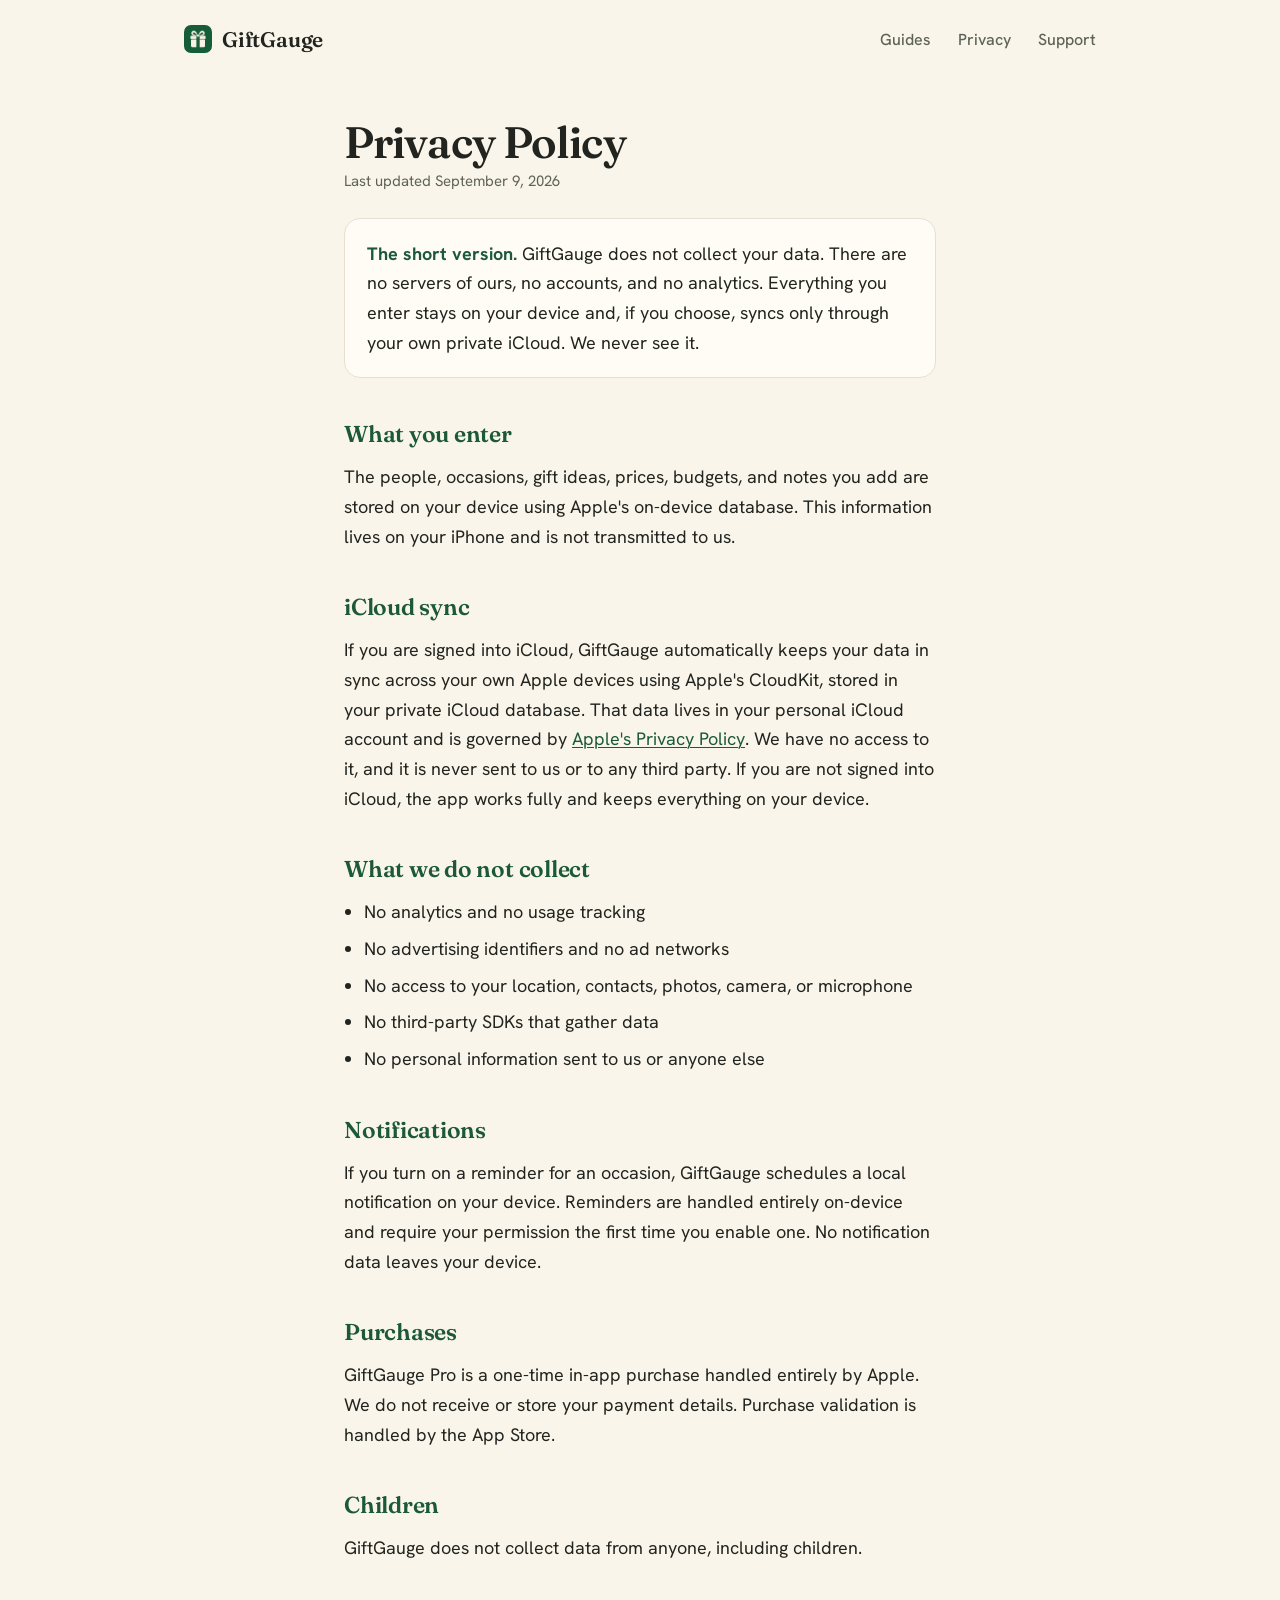
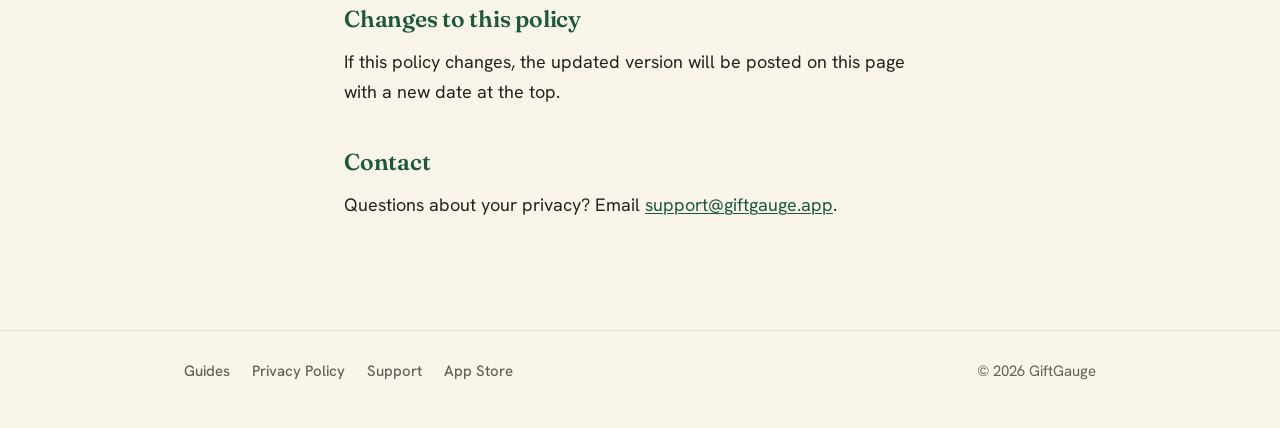
<file: privacy.html>
<!DOCTYPE html>
<html lang="en">
<head>
<meta charset="utf-8">
<meta name="viewport" content="width=device-width, initial-scale=1">
<title>Privacy Policy · GiftGauge</title>
<meta name="description" content="GiftGauge does not collect your data. Everything stays on your device and your own private iCloud.">
<link rel="icon" href="/icon.png">
<link rel="apple-touch-icon" href="/icon.png">
<link rel="stylesheet" href="/styles.css">
</head>
<body>
  <header class="topbar">
    <a class="brand" href="/"><img src="/icon.png" alt="">GiftGauge</a>
    <nav>
      <a href="/christmas-gift-tracker">Guides</a>
      <a href="/privacy">Privacy</a>
      <a href="/support">Support</a>
    </nav>
  </header>

  <main class="doc">
    <h1>Privacy Policy</h1>
    <p class="updated">Last updated September 9, 2026</p>

    <div class="lead">
      <strong>The short version.</strong> GiftGauge does not collect your data.
      There are no servers of ours, no accounts, and no analytics. Everything you
      enter stays on your device and, if you choose, syncs only through your own
      private iCloud. We never see it.
    </div>

    <h2>What you enter</h2>
    <p>
      The people, occasions, gift ideas, prices, budgets, and notes you add are
      stored on your device using Apple's on-device database. This information
      lives on your iPhone and is not transmitted to us.
    </p>

    <h2>iCloud sync</h2>
    <p>
      If you are signed into iCloud, GiftGauge automatically keeps your data in
      sync across your own Apple devices using Apple's CloudKit, stored in your
      private iCloud database. That data lives in your personal iCloud account and
      is governed by <a href="https://www.apple.com/legal/privacy/">Apple's Privacy Policy</a>.
      We have no access to it, and it is never sent to us or to any third party.
      If you are not signed into iCloud, the app works fully and keeps everything
      on your device.
    </p>

    <h2>What we do not collect</h2>
    <ul>
      <li>No analytics and no usage tracking</li>
      <li>No advertising identifiers and no ad networks</li>
      <li>No access to your location, contacts, photos, camera, or microphone</li>
      <li>No third-party SDKs that gather data</li>
      <li>No personal information sent to us or anyone else</li>
    </ul>

    <h2>Notifications</h2>
    <p>
      If you turn on a reminder for an occasion, GiftGauge schedules a local
      notification on your device. Reminders are handled entirely on-device and
      require your permission the first time you enable one. No notification data
      leaves your device.
    </p>

    <h2>Purchases</h2>
    <p>
      GiftGauge Pro is a one-time in-app purchase handled entirely by Apple. We do
      not receive or store your payment details. Purchase validation is handled by
      the App Store.
    </p>

    <h2>Children</h2>
    <p>GiftGauge does not collect data from anyone, including children.</p>

    <h2>Changes to this policy</h2>
    <p>
      If this policy changes, the updated version will be posted on this page with
      a new date at the top.
    </p>

    <h2>Contact</h2>
    <p>
      Questions about your privacy? Email
      <a href="mailto:support@giftgauge.app">support@giftgauge.app</a>.
    </p>
  </main>

  <footer class="site-footer">
    <div class="inner">
      <a href="/christmas-gift-tracker">Guides</a>
      <a href="/privacy">Privacy Policy</a>
      <a href="/support">Support</a>
      <a href="https://apps.apple.com/us/app/giftgauge-gift-list-budget/id6810361274">App Store</a>
      <span class="copyright">&copy; 2026 GiftGauge</span>
    </div>
  </footer>
</body>
</html>
</file>
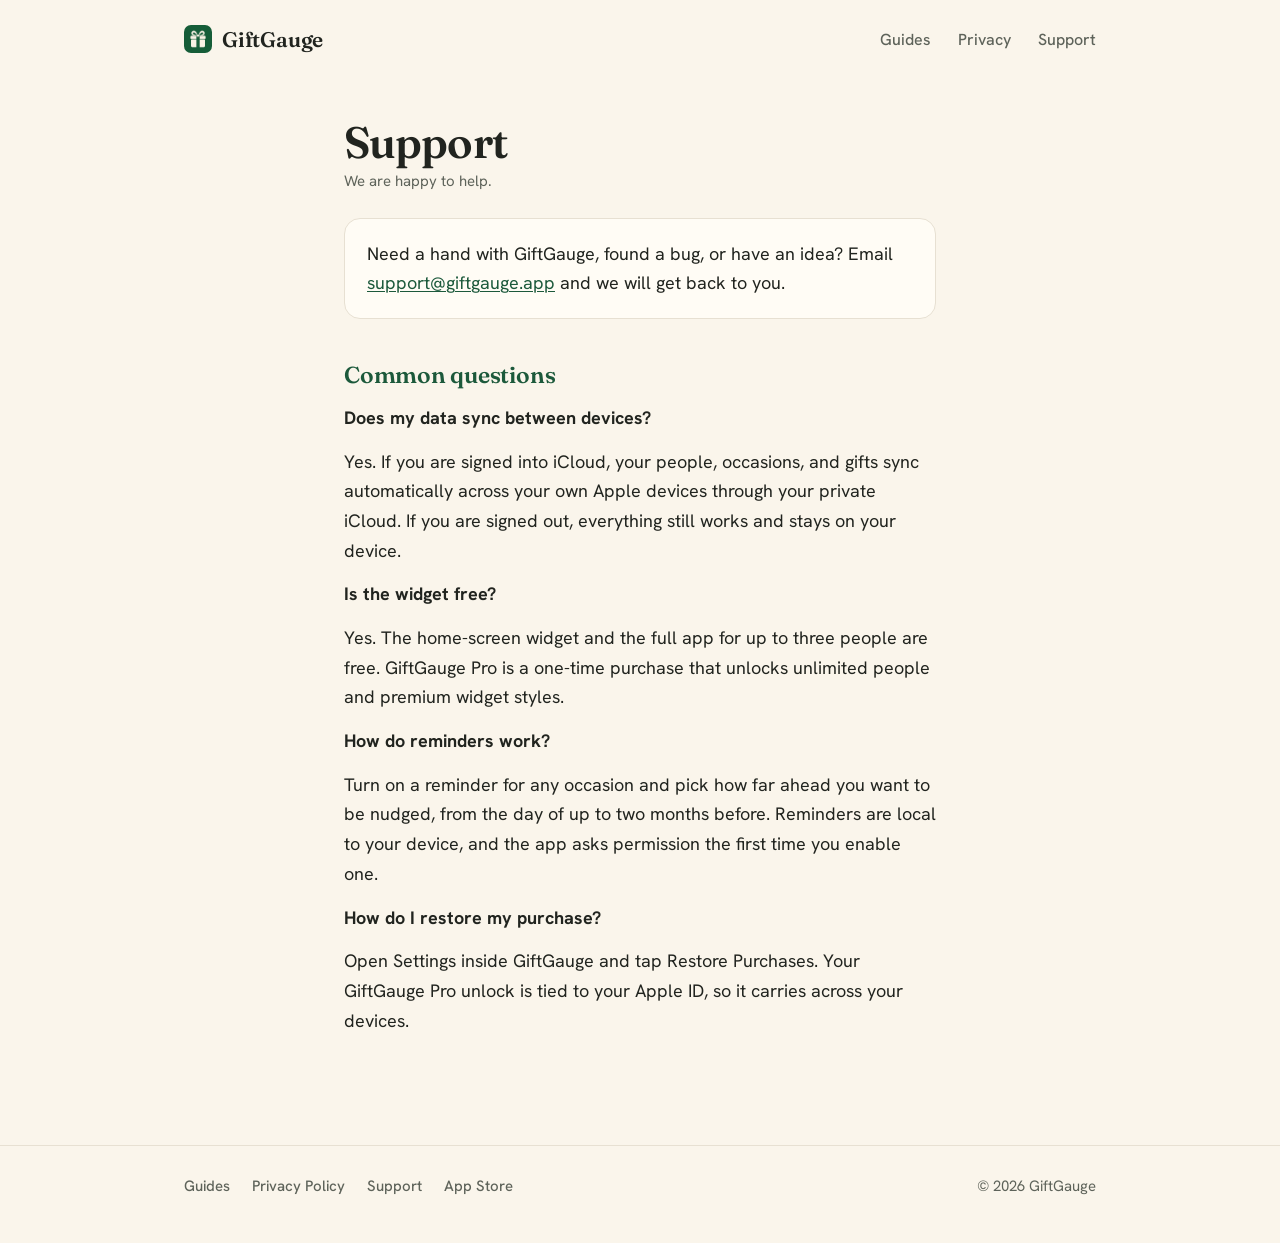
<file: support.html>
<!DOCTYPE html>
<html lang="en">
<head>
<meta charset="utf-8">
<meta name="viewport" content="width=device-width, initial-scale=1">
<title>Support · GiftGauge</title>
<meta name="description" content="Help with GiftGauge. Email us, or read answers to common questions about sync, the widget, and reminders.">
<link rel="icon" href="/icon.png">
<link rel="apple-touch-icon" href="/icon.png">
<link rel="stylesheet" href="/styles.css">
</head>
<body>
  <header class="topbar">
    <a class="brand" href="/"><img src="/icon.png" alt="">GiftGauge</a>
    <nav>
      <a href="/christmas-gift-tracker">Guides</a>
      <a href="/privacy">Privacy</a>
      <a href="/support">Support</a>
    </nav>
  </header>

  <main class="doc">
    <h1>Support</h1>
    <p class="updated">We are happy to help.</p>

    <div class="lead">
      Need a hand with GiftGauge, found a bug, or have an idea? Email
      <a href="mailto:support@giftgauge.app">support@giftgauge.app</a> and we will
      get back to you.
    </div>

    <h2>Common questions</h2>

    <p class="q">Does my data sync between devices?</p>
    <p>
      Yes. If you are signed into iCloud, your people, occasions, and gifts sync
      automatically across your own Apple devices through your private iCloud. If
      you are signed out, everything still works and stays on your device.
    </p>

    <p class="q">Is the widget free?</p>
    <p>
      Yes. The home-screen widget and the full app for up to three people are
      free. GiftGauge Pro is a one-time purchase that unlocks unlimited people and
      premium widget styles.
    </p>

    <p class="q">How do reminders work?</p>
    <p>
      Turn on a reminder for any occasion and pick how far ahead you want to be
      nudged, from the day of up to two months before. Reminders are local to your
      device, and the app asks permission the first time you enable one.
    </p>

    <p class="q">How do I restore my purchase?</p>
    <p>
      Open Settings inside GiftGauge and tap Restore Purchases. Your GiftGauge Pro
      unlock is tied to your Apple ID, so it carries across your devices.
    </p>
  </main>

  <footer class="site-footer">
    <div class="inner">
      <a href="/christmas-gift-tracker">Guides</a>
      <a href="/privacy">Privacy Policy</a>
      <a href="/support">Support</a>
      <a href="https://apps.apple.com/us/app/giftgauge-gift-list-budget/id6810361274">App Store</a>
      <span class="copyright">&copy; 2026 GiftGauge</span>
    </div>
  </footer>
</body>
</html>
</file>
<file: styles.css>
@import url('https://fonts.googleapis.com/css2?family=Fraunces:opsz,wght@9..144,400;9..144,500;9..144,600;9..144,600&family=Hanken+Grotesk:wght@400;500;600;700&display=swap');

:root {
  --bg: #faf5eb;
  --surface: #fffcf5;
  --ink: #21241f;
  --ink-2: #5e635a;
  --accent: #1c593b;
  --accent-deep: #14432c;
  --border: #e7e0d2;
  --shadow: 0 20px 46px -26px rgba(20, 67, 44, 0.45);
  --measure: 64ch;
}

@media (prefers-color-scheme: dark) {
  :root {
    --bg: #14160f;
    --surface: #1e211a;
    --ink: #f2f1e9;
    --ink-2: #aeb2a5;
    --accent: #5ca87a;
    --accent-deep: #3c7d57;
    --border: #2e312a;
    --shadow: 0 20px 48px -26px rgba(0, 0, 0, 0.6);
  }
}

* { box-sizing: border-box; }

html { -webkit-text-size-adjust: 100%; }

body {
  margin: 0;
  background: var(--bg);
  color: var(--ink);
  font-family: "Hanken Grotesk", -apple-system, BlinkMacSystemFont, "Segoe UI", Roboto, sans-serif;
  font-size: 18px;
  line-height: 1.65;
  -webkit-font-smoothing: antialiased;
  text-rendering: optimizeLegibility;
}

a { color: var(--accent); text-decoration-thickness: 1px; text-underline-offset: 2px; }

/* Top bar */
.topbar {
  display: flex;
  align-items: center;
  justify-content: space-between;
  max-width: 960px;
  margin: 0 auto;
  padding: 22px 24px;
}
.brand {
  display: inline-flex;
  align-items: center;
  gap: 10px;
  font-family: "Fraunces", Georgia, serif;
  font-weight: 600;
  font-size: 21px;
  color: var(--ink);
  text-decoration: none;
  letter-spacing: -0.01em;
}
.brand img { width: 28px; height: 28px; border-radius: 7px; }
.topbar nav a {
  color: var(--ink-2);
  text-decoration: none;
  font-weight: 500;
  font-size: 16px;
  margin-left: 22px;
}
.topbar nav a:hover { color: var(--accent); }

/* Hero */
.hero {
  max-width: 720px;
  margin: 0 auto;
  padding: 56px 24px 24px;
  text-align: center;
}
.app-icon {
  width: 108px; height: 108px;
  border-radius: 25px;
  box-shadow: var(--shadow);
  display: block;
  margin: 0 auto 28px;
}
.wordmark {
  font-family: "Fraunces", Georgia, serif;
  font-weight: 600;
  font-size: clamp(40px, 9vw, 62px);
  letter-spacing: -0.025em;
  line-height: 1.0;
  margin: 0 0 20px;
}
.promise {
  font-family: "Fraunces", Georgia, serif;
  font-weight: 500;
  font-size: clamp(24px, 4.2vw, 34px);
  line-height: 1.2;
  letter-spacing: -0.015em;
  margin: 0 auto 16px;
  max-width: 18ch;
}
.subtag {
  color: var(--ink-2);
  font-size: 19px;
  margin: 0 auto;
  max-width: 46ch;
}
.badge {
  display: inline-block;
  margin-top: 28px;
  padding: 8px 16px;
  border: 1px solid var(--border);
  border-radius: 999px;
  background: var(--surface);
  color: var(--ink-2);
  font-size: 15px;
  font-weight: 500;
}

/* Feature list */
.features {
  max-width: 640px;
  margin: 40px auto 0;
  padding: 0 24px;
  list-style: none;
}
.features li {
  display: grid;
  grid-template-columns: 34px 1fr;
  gap: 16px;
  padding: 22px 0;
  border-top: 1px solid var(--border);
}
.features li:last-child { border-bottom: 1px solid var(--border); }
.features svg { width: 26px; height: 26px; color: var(--accent); margin-top: 3px; }
.features h3 {
  font-family: "Hanken Grotesk", sans-serif;
  font-weight: 700;
  font-size: 18px;
  margin: 0 0 3px;
  color: var(--ink);
}
.features p { margin: 0; color: var(--ink-2); font-size: 17px; }

/* Document pages (privacy, support) */
.doc { max-width: var(--measure); margin: 0 auto; padding: 32px 24px 88px; }
.doc h1 {
  font-family: "Fraunces", Georgia, serif;
  font-weight: 600;
  font-size: clamp(32px, 6vw, 44px);
  letter-spacing: -0.02em;
  line-height: 1.05;
  margin: 8px 0 4px;
}
.doc .updated { color: var(--ink-2); font-size: 15px; margin: 0 0 8px; }
.doc h2 {
  font-family: "Fraunces", Georgia, serif;
  font-weight: 600;
  font-size: 23px;
  color: var(--accent);
  letter-spacing: -0.01em;
  margin: 38px 0 8px;
}
.doc p { margin: 0 0 14px; }
.doc ul { padding-left: 20px; margin: 0 0 14px; }
.doc li { margin: 7px 0; }
.doc strong { color: var(--ink); }
.lead {
  background: var(--surface);
  border: 1px solid var(--border);
  border-radius: 16px;
  padding: 20px 22px;
  margin: 24px 0 8px;
}
.lead strong { color: var(--accent); }
.q { font-weight: 700; color: var(--ink); }

/* Footer */
.site-footer {
  border-top: 1px solid var(--border);
  margin-top: 8px;
}
.site-footer .inner {
  max-width: 960px;
  margin: 0 auto;
  padding: 28px 24px 44px;
  display: flex;
  flex-wrap: wrap;
  align-items: center;
  gap: 8px 22px;
  color: var(--ink-2);
  font-size: 15px;
}
.site-footer a { color: var(--ink-2); text-decoration: none; font-weight: 500; }
.site-footer a:hover { color: var(--accent); }
.site-footer .copyright { margin-left: auto; }

/* One orchestrated load moment on the hero */
@media (prefers-reduced-motion: no-preference) {
  .reveal { opacity: 0; transform: translateY(12px); animation: rise 0.7s cubic-bezier(0.2, 0.7, 0.2, 1) forwards; }
  .reveal.d1 { animation-delay: 0.05s; }
  .reveal.d2 { animation-delay: 0.15s; }
  .reveal.d3 { animation-delay: 0.25s; }
  .reveal.d4 { animation-delay: 0.35s; }
  @keyframes rise { to { opacity: 1; transform: none; } }
}

/* Download call to action. Uses Apple's supplied App Store badge artwork
   unaltered, at 54px tall (their web minimum is 40px) with clear space of at
   least a quarter of the badge height around it, per Apple's marketing
   guidelines. Do not restyle the badge itself. */
.cta {
  display: inline-block;
  margin: 26px 14px 0;
  line-height: 0;
}
.cta img { height: 54px; width: auto; display: block; }
.cta:hover { opacity: 0.85; }
.cta-note {
  display: block;
  margin-top: 14px;
  color: var(--ink-2);
  font-size: 15px;
}
.doc .cta { margin: 6px 14px 0; }
.doc .cta-row {
  margin: 26px 0 30px;
  padding: 22px 22px 24px;
  background: var(--surface);
  border: 1px solid var(--border);
  border-radius: 16px;
}
.doc .cta-row p { margin: 0 0 4px; color: var(--ink-2); }

/* Steps and comparison tables inside content pages */
.doc ol { padding-left: 22px; margin: 0 0 16px; }
.doc ol li { margin: 10px 0; }
.doc .table-wrap { overflow-x: auto; margin: 0 0 18px; }
.doc table {
  width: 100%;
  border-collapse: collapse;
  font-size: 17px;
}
.doc th, .doc td {
  text-align: left;
  padding: 11px 12px;
  border-bottom: 1px solid var(--border);
  vertical-align: top;
}
.doc th {
  font-weight: 700;
  color: var(--ink);
  border-bottom: 2px solid var(--border);
}
.doc td { color: var(--ink-2); }
.doc caption { caption-side: bottom; padding-top: 10px; color: var(--ink-2); font-size: 15px; text-align: left; }

/* Related reading at the foot of a content page */
.more { border-top: 1px solid var(--border); margin-top: 40px; padding-top: 22px; }
.more h2 { font-size: 20px; margin-top: 0; }
.more ul { list-style: none; padding: 0; margin: 0; }
.more li { margin: 9px 0; }
</file>
